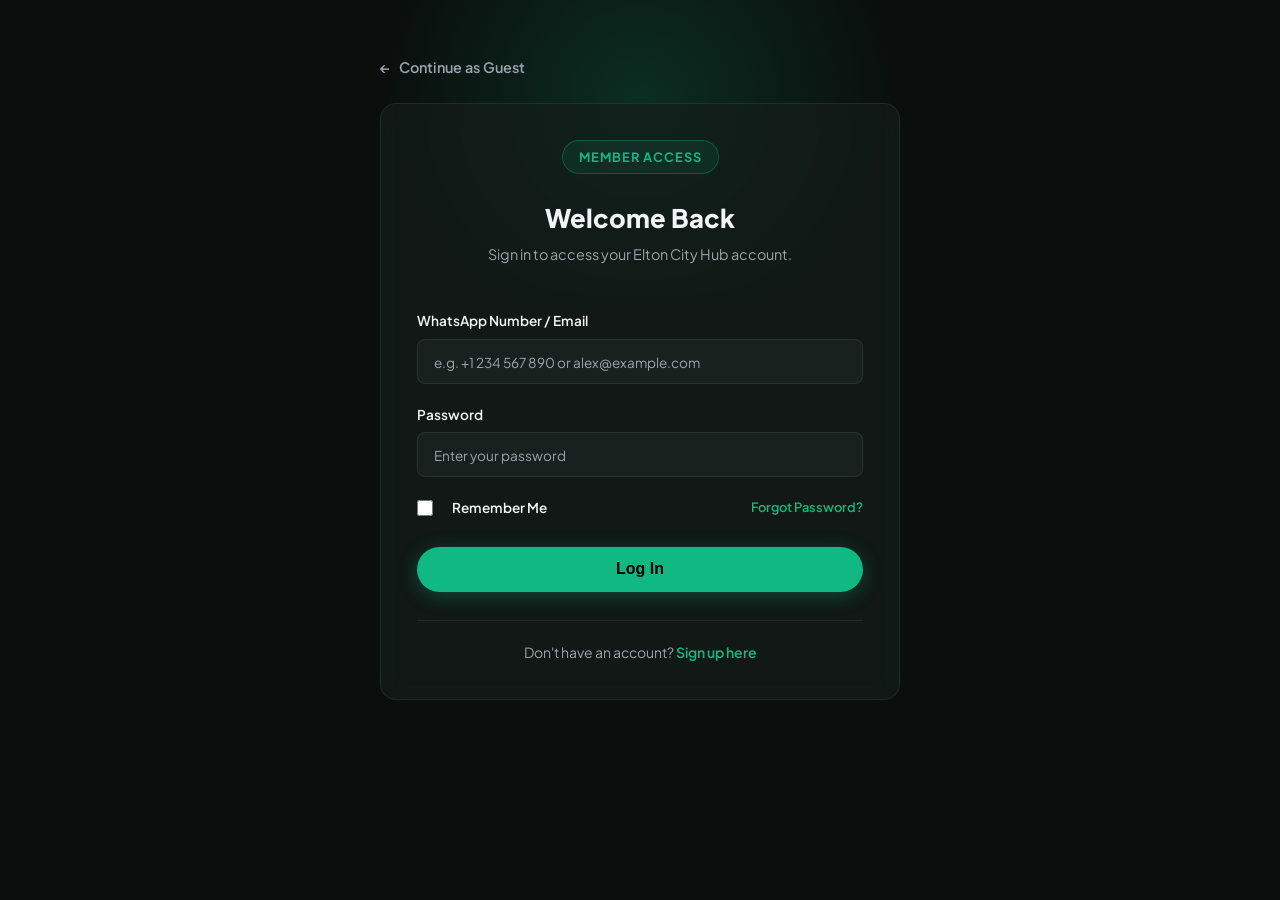
<file: index.html>
<!DOCTYPE html>
<html lang="en">
<head>
    <meta charset="UTF-8">
    <meta name="viewport" content="width=device-width, initial-scale=1.0">
    <meta http-equiv="refresh" content="0; url=elton.html">
    <title>Elton City Hub</title>
    <script>
        window.location.replace('elton.html');
    </script>
</head>
<body>
    <p>Redirecting to <a href="elton.html">Elton City Hub</a>...</p>
</body>
</html>
</file>
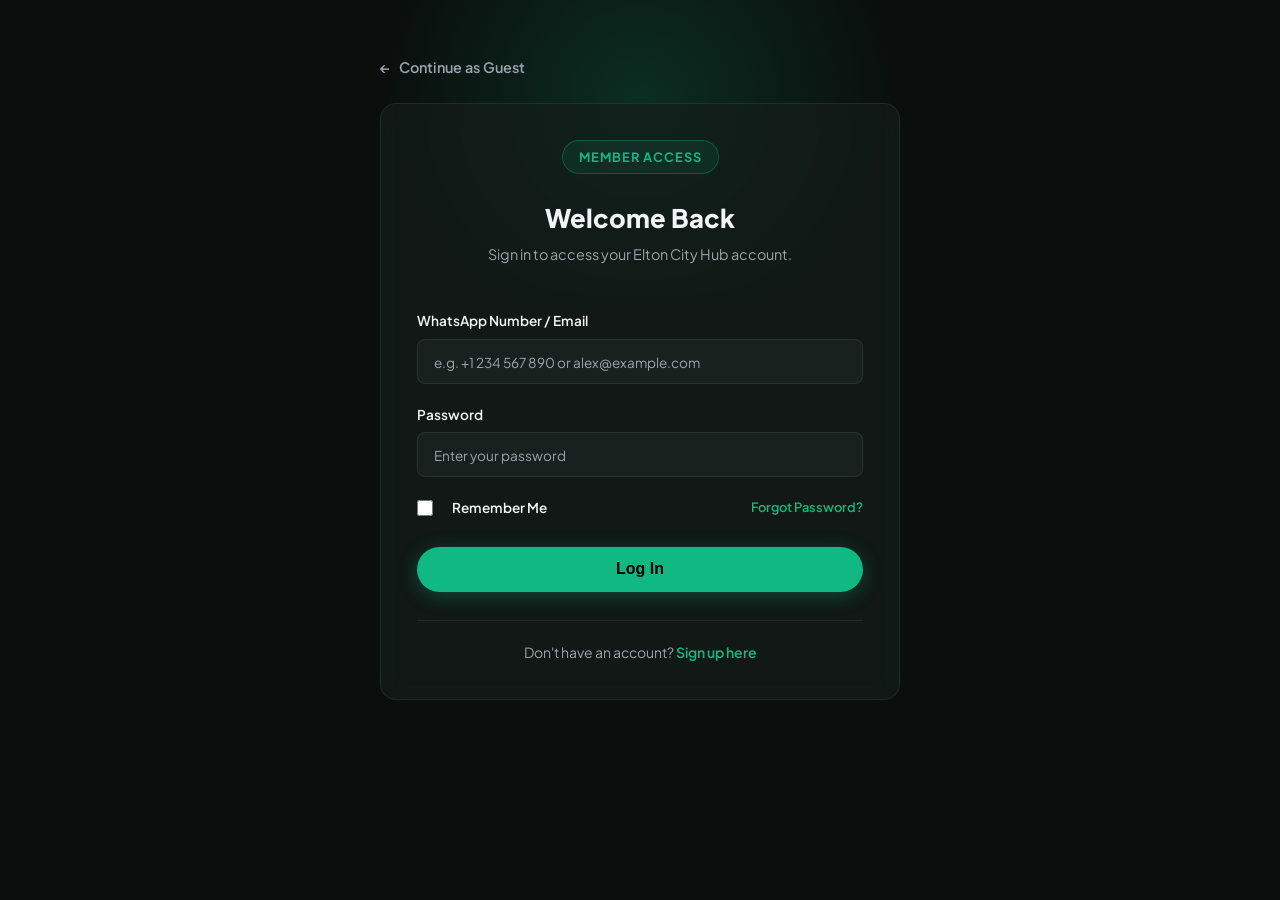
<file: elton.html>
<!DOCTYPE HTML>
<html lang="en">
<head>
    <meta charset="UTF-8">
    <meta name="viewport" content="width=device-width, initial-scale=1.0">
    <title>Elton City Hub</title>
    
    <!-- Instant Auth Guard -->
    <script>
        if (localStorage.getItem('isLoggedIn') !== 'true') {
            window.location.href = 'elton_login.html';
        }
    </script>

    <link rel="stylesheet" href="elton.css">
    <link rel="preconnect" href="https://fonts.googleapis.com">
    <link rel="preconnect" href="https://fonts.gstatic.com" crossorigin>
    <link href="https://fonts.googleapis.com/css2?family=Plus+Jakarta+Sans:wght@400;600;700;800&display=swap" rel="stylesheet">
</head>
<body>

    <div class="bg-blur"></div>

    <div class="container">
        <!-- Hero Header -->
        <header class="hero">
            <span class="badge">Official Hub</span>
            <h1>ELTON CITY HUB</h1>
            <p class="tagline">Take the best choice.</p>
            
            <div id="userProfile" class="user-profile">
                <span>Logged in as: <strong id="userHandleDisplay">Member</strong></span>
                <button id="logoutBtn" class="btn-secondary">Logout</button>
            </div>
        </header>

        <!-- Main Content -->
        <main class="grid-layout">
            
            <!-- Card 1: Category Filters & Search -->
            <div class="card full-width">
                <div class="card-header">
                    <h2>01. Shop & Filter Catalog</h2>
                    <p>Browse rolling papers, grinders, pre-rolls, and accessories:</p>
                </div>
                <div class="filter-toolbar">
                    <div class="filter-pills">
                        <button class="filter-btn active" data-filter="all">All Items</button>
                        <button class="filter-btn" data-filter="papers">Rolling Papers</button>
                        <button class="filter-btn" data-filter="grinders">Grinders</button>
                        <button class="filter-btn" data-filter="prerolls">Pre-Rolls & Herb</button>
                        <button class="filter-btn" data-filter="instock">In Stock Only</button>
                    </div>
                    <div class="search-wrapper">
                        <input type="text" id="strainSearch" placeholder="Search products by name..." autocomplete="off">
                    </div>
                </div>
            </div>

            <!-- Card 2: Product Gallery Grid -->
            <div class="card full-width">
                <div class="card-header">
                    <h2>02. Featured Products</h2>
                    <p>Click any product to view details or add directly to your cart.</p>
                </div>

                <div class="products-grid">

                    <!-- Product 1: Roll of it Display Box -->
                    <div class="product-card"
                         data-id="prod-1"
                         data-category="papers"
                         data-stock="in"
                         data-name="Roll of It - Regular Box"
                         data-price="4.99"
                         data-price-label="$4.99 / pack"
                         data-img="images/29977099_NjIwLTYyMC1iYjg5ZjU5ZjM0.webp"
                         data-desc="Classic red regular size rolling papers for a smooth, slow burn. 60 leaves per pack, available in single packs or full display boxes.">
                        <div class="product-img-wrap">
                            <img src="images/29977099_NjIwLTYyMC1iYjg5ZjU5ZjM0.webp" alt="Roll of it Regular Size">
                            <span class="stock-badge in-stock">● ON STOCK</span>
                        </div>
                        <div class="product-info">
                            <div class="product-price">$4.99 <span>/ pack</span></div>
                            <h3>Roll of It - Regular Size</h3>
                            <p class="product-desc">Classic red regular size rolling papers for a smooth, slow burn. 60 leaves per pack.</p>
                            <button class="btn-primary btn-cart-add">🛒 Add to Cart</button>
                        </div>
                    </div>

                    <!-- Product 2: Classic King Pre-Roll -->
                    <div class="product-card"
                         data-id="prod-2"
                         data-category="prerolls"
                         data-stock="in"
                         data-name="Classic King Pre-Roll"
                         data-price="12.00"
                         data-price-label="$12.00 / each"
                         data-img="images/default-preroll.jpeg"
                         data-desc="Hand-packed single king-size pre-roll crafted with unbleached paper and a sturdy filter tip for an even draw.">
                        <div class="product-img-wrap">
                            <img src="images/default-preroll.jpeg" alt="Classic King Pre-Roll">
                            <span class="stock-badge in-stock">● ON STOCK</span>
                        </div>
                        <div class="product-info">
                            <div class="product-price">$12.00 <span>/ each</span></div>
                            <h3>Classic King Pre-Roll</h3>
                            <p class="product-desc">Hand-packed single king-size pre-roll with unbleached paper and firm filter tip.</p>
                            <button class="btn-primary btn-cart-add">🛒 Add to Cart</button>
                        </div>
                    </div>

                    <!-- Product 3: LIT Metallic 4-Piece Grinder -->
                    <div class="product-card"
                         data-id="prod-3"
                         data-category="grinders"
                         data-stock="in"
                         data-name="LIT Metallic Herb Grinder"
                         data-price="24.99"
                         data-price-label="$24.99 / unit"
                         data-img="images/images (1).jpeg"
                         data-desc="Heavy-duty anodized gunmetal 4-piece aluminum grinder with diamond-cut teeth, magnetic lid, and pollen catcher.">
                        <div class="product-img-wrap">
                            <img src="images/images (1).jpeg" alt="LIT Metallic Herb Grinder">
                            <span class="stock-badge in-stock">● ON STOCK</span>
                        </div>
                        <div class="product-info">
                            <div class="product-price">$24.99 <span>/ unit</span></div>
                            <h3>LIT Metallic Herb Grinder</h3>
                            <p class="product-desc">Heavy-duty anodized gunmetal 4-piece grinder with diamond-cut teeth and magnetic lid.</p>
                            <button class="btn-primary btn-cart-add">🛒 Add to Cart</button>
                        </div>
                    </div>

                    <!-- Product 4: LIT Acrylic Color Grinder -->
                    <div class="product-card"
                         data-id="prod-4"
                         data-category="grinders"
                         data-stock="out"
                         data-name="LIT Acrylic Color Grinder"
                         data-price="9.50"
                         data-price-label="$9.50 / unit"
                         data-img="images/images (2).jpeg"
                         data-desc="Lightweight 3-part magnetic acrylic grinder with storage compartment. Available in Coral Pink, Sky Blue, Mint Green, and Matte Black.">
                        <div class="product-img-wrap">
                            <img src="images/images (2).jpeg" alt="LIT Acrylic Color Grinder">
                            <span class="stock-badge out-of-stock">✕ OUT OF STOCK</span>
                        </div>
                        <div class="product-info">
                            <div class="product-price">$9.50 <span>/ unit</span></div>
                            <h3>LIT Acrylic Color Grinder</h3>
                            <p class="product-desc">Lightweight 3-part magnetic acrylic grinder with built-in stash compartment.</p>
                            <button class="btn-primary btn-cart-add" disabled>Out of Stock</button>
                        </div>
                    </div>

                    <!-- Product 5: Smoking Red Regular Papers -->
                    <div class="product-card"
                         data-id="prod-5"
                         data-category="papers"
                         data-stock="in"
                         data-name="Smoking Red Regular"
                         data-price="2.50"
                         data-price-label="$2.50 / booklet"
                         data-img="images/images (3).jpeg"
                         data-desc="Medium-weight, slow-burning regular rolling papers with 100% natural vegetable gum. 60 leaves per booklet.">
                        <div class="product-img-wrap">
                            <img src="images/images (3).jpeg" alt="Smoking Red Regular">
                            <span class="stock-badge in-stock">● ON STOCK</span>
                        </div>
                        <div class="product-info">
                            <div class="product-price">$2.50 <span>/ booklet</span></div>
                            <h3>Smoking Red Regular</h3>
                            <p class="product-desc">Medium-weight slow-burning regular papers with natural gum. 60 leaves per booklet.</p>
                            <button class="btn-primary btn-cart-add">🛒 Add to Cart</button>
                        </div>
                    </div>

                    <!-- Product 6: BROS Super Brown Unbleached -->
                    <div class="product-card"
                         data-id="prod-6"
                         data-category="papers"
                         data-stock="in"
                         data-name="BROS Super Brown Papers"
                         data-price="3.50"
                         data-price-label="$3.50 / pack"
                         data-img="images/images (4).jpeg"
                         data-desc="Ultra-thin unbleached natural brown rolling papers. 100 leaves per booklet for a clean, additive-free session.">
                        <div class="product-img-wrap">
                            <img src="images/images (4).jpeg" alt="BROS Super Brown Papers">
                            <span class="stock-badge in-stock">● ON STOCK</span>
                        </div>
                        <div class="product-info">
                            <div class="product-price">$3.50 <span>/ pack</span></div>
                            <h3>BROS Super Brown Papers</h3>
                            <p class="product-desc">Ultra-thin unbleached natural brown papers. 100 leaves per pack for a clean burn.</p>
                            <button class="btn-primary btn-cart-add">🛒 Add to Cart</button>
                        </div>
                    </div>

                    <!-- Product 7: Alien Puff Bio Filter Tips -->
                    <div class="product-card"
                         data-id="prod-7"
                         data-category="papers"
                         data-stock="in"
                         data-name="Alien Puff Bio Filter Tips"
                         data-price="3.00"
                         data-price-label="$3.00 / booklet"
                         data-img="images/images (5).jpeg"
                         data-desc="GMO-free, 100% biodegradable eco-friendly black roach tips in a sleek matte black & gold magnetic booklet.">
                        <div class="product-img-wrap">
                            <img src="images/images (5).jpeg" alt="Alien Puff Bio Filter Tips">
                            <span class="stock-badge in-stock">● ON STOCK</span>
                        </div>
                        <div class="product-info">
                            <div class="product-price">$3.00 <span>/ booklet</span></div>
                            <h3>Alien Puff Bio Filter Tips</h3>
                            <p class="product-desc">GMO-free, 100% biodegradable eco-friendly black filter tips in sleek gold-foil pack.</p>
                            <button class="btn-primary btn-cart-add">🛒 Add to Cart</button>
                        </div>
                    </div>

                    <!-- Product 8: 10-Pack Artisan Pre-Rolls -->
                    <div class="product-card"
                         data-id="prod-8"
                         data-category="prerolls"
                         data-stock="in"
                         data-name="Artisan 10-Pack Pre-Rolls"
                         data-price="65.00"
                         data-price-label="$65.00 / 10-pack"
                         data-img="images/images (7).jpeg"
                         data-desc="Bundle of 10 slow-burning unbleached cones filled with indoor-grown flower and hand-twisted tops.">
                        <div class="product-img-wrap">
                            <img src="images/images (7).jpeg" alt="Artisan 10-Pack Pre-Rolls">
                            <span class="stock-badge in-stock">● ON STOCK</span>
                        </div>
                        <div class="product-info">
                            <div class="product-price">$65.00 <span>/ 10-pack</span></div>
                            <h3>Artisan 10-Pack Pre-Rolls</h3>
                            <p class="product-desc">Bundle of 10 slow-burning unbleached cones packed with indoor-grown flower.</p>
                            <button class="btn-primary btn-cart-add">🛒 Add to Cart</button>
                        </div>
                    </div>

                    <!-- Product 9: Ground Hybrid Flower & Cones -->
                    <div class="product-card"
                         data-id="prod-9"
                         data-category="prerolls"
                         data-stock="out"
                         data-name="Select Hybrid Flower + 5 Cones"
                         data-price="45.00"
                         data-price-label="$45.00 / combo"
                         data-img="images/images (6).jpeg"
                         data-desc="Freshly milled hybrid flower paired with 5 ready-to-smoke open-end pre-rolled cones.">
                        <div class="product-img-wrap">
                            <img src="images/images (6).jpeg" alt="Select Hybrid Flower + 5 Cones">
                            <span class="stock-badge out-of-stock">✕ OUT OF STOCK</span>
                        </div>
                        <div class="product-info">
                            <div class="product-price">$45.00 <span>/ combo</span></div>
                            <h3>Select Hybrid Flower + 5 Cones</h3>
                            <p class="product-desc">Freshly milled hybrid flower paired with 5 ready-to-smoke pre-rolled cones.</p>
                            <button class="btn-primary btn-cart-add" disabled>Out of Stock</button>
                        </div>
                    </div>

                    <!-- Product 10: Clean Lines Smooth Cones -->
                    <div class="product-card"
                         data-id="prod-10"
                         data-category="prerolls"
                         data-stock="in"
                         data-name="Clean Lines Smooth Finish Cones"
                         data-price="15.00"
                         data-price-label="$15.00 / 3-pack"
                         data-img="images/images (8).jpeg"
                         data-desc="Precision-rolled cones engineered for clean lines, smooth airflow, and zero canoeing.">
                        <div class="product-img-wrap">
                            <img src="images/images (8).jpeg" alt="Clean Lines Smooth Finish Cones">
                            <span class="stock-badge in-stock">● ON STOCK</span>
                        </div>
                        <div class="product-info">
                            <div class="product-price">$15.00 <span>/ 3-pack</span></div>
                            <h3>Clean Lines Smooth Cones</h3>
                            <p class="product-desc">Precision-rolled cones engineered for clean lines, smooth finish, and even burn.</p>
                            <button class="btn-primary btn-cart-add">🛒 Add to Cart</button>
                        </div>
                    </div>

                </div>

                <p id="noResults" class="no-results" style="display: none;">No products match your filter or search.</p>
            </div>

            <!-- Card 3: Social & Contact Links -->
            <div class="card full-width">
                <div class="card-header">
                    <h2>03. What's On Block</h2>
                    <p>Get in touch with Elton City management on our social channels:</p>
                </div>
                
                <div class="social-grid">
                    <a href="https://wa.me/1234567890" target="_blank" class="social-btn whatsapp">
                        <span class="label">WhatsApp</span>
                        <span class="handle">#marx5252</span>
                    </a>
                    <a href="https://facebook.com" target="_blank" class="social-btn facebook">
                        <span class="label">Facebook</span>
                        <span class="handle">@facebook.com</span>
                    </a>
                    <a href="https://instagram.com" target="_blank" class="social-btn instagram">
                        <span class="label">Instagram</span>
                        <span class="handle">@instagram.com</span>
                    </a>
                </div>
            </div>

        </main>
    </div>

    <!-- Product Quick-View Modal -->
    <div id="productModal" class="modal-overlay" aria-hidden="true">
        <div class="modal-card">
            <button class="modal-close" id="modalClose" aria-label="Close modal">&times;</button>
            <img id="modalImg" src="" alt="Product Preview" class="modal-product-img">
            <div class="modal-header">
                <span id="modalStockBadge" class="stock-badge">ON STOCK</span>
                <div id="modalPrice" class="product-price" style="margin-top: 0.5rem;">$0.00</div>
                <h2 id="modalTitle">Product Name</h2>
            </div>
            <div class="modal-body">
                <p id="modalDesc" style="margin: 1rem 0 1.5rem;">Description...</p>
                <button id="modalAddCartBtn" class="btn-primary btn-block">🛒 Add to Cart</button>
            </div>
        </div>
    </div>

    <!-- Slide-Out Shopping Cart Drawer -->
    <div id="cartOverlay" class="cart-overlay">
        <aside class="cart-drawer">
            <div class="cart-header">
                <h2>🛒 Your Cart</h2>
                <button id="cartCloseBtn" class="modal-close" style="position: static;">&times;</button>
            </div>
            <div id="cartItemsList" class="cart-items-list">
                <p class="no-results">Your cart is empty.</p>
            </div>
            <div class="cart-footer">
                <div class="cart-total-row">
                    <span>Total:</span>
                    <strong id="cartTotal">$0.00</strong>
                </div>
                <button id="checkoutBtn" class="btn-primary btn-block">Order via WhatsApp</button>
            </div>
        </aside>
    </div>
    
    <!-- Fixed Lower Cart Bar -->
    <div class="lower-cart-bar">
        <div class="lower-cart-summary">
            <span class="lower-cart-label">Cart Total</span>
            <strong id="lowerCartTotal">$0.00</strong>
        </div>
        <button id="cartToggleBtn" class="btn-primary lower-cart-btn">
            🛒 View Cart (<span id="cartCount">0</span>)
        </button>
    </div>

    <script src="elton.js"></script>
</body>
</html>
</file>
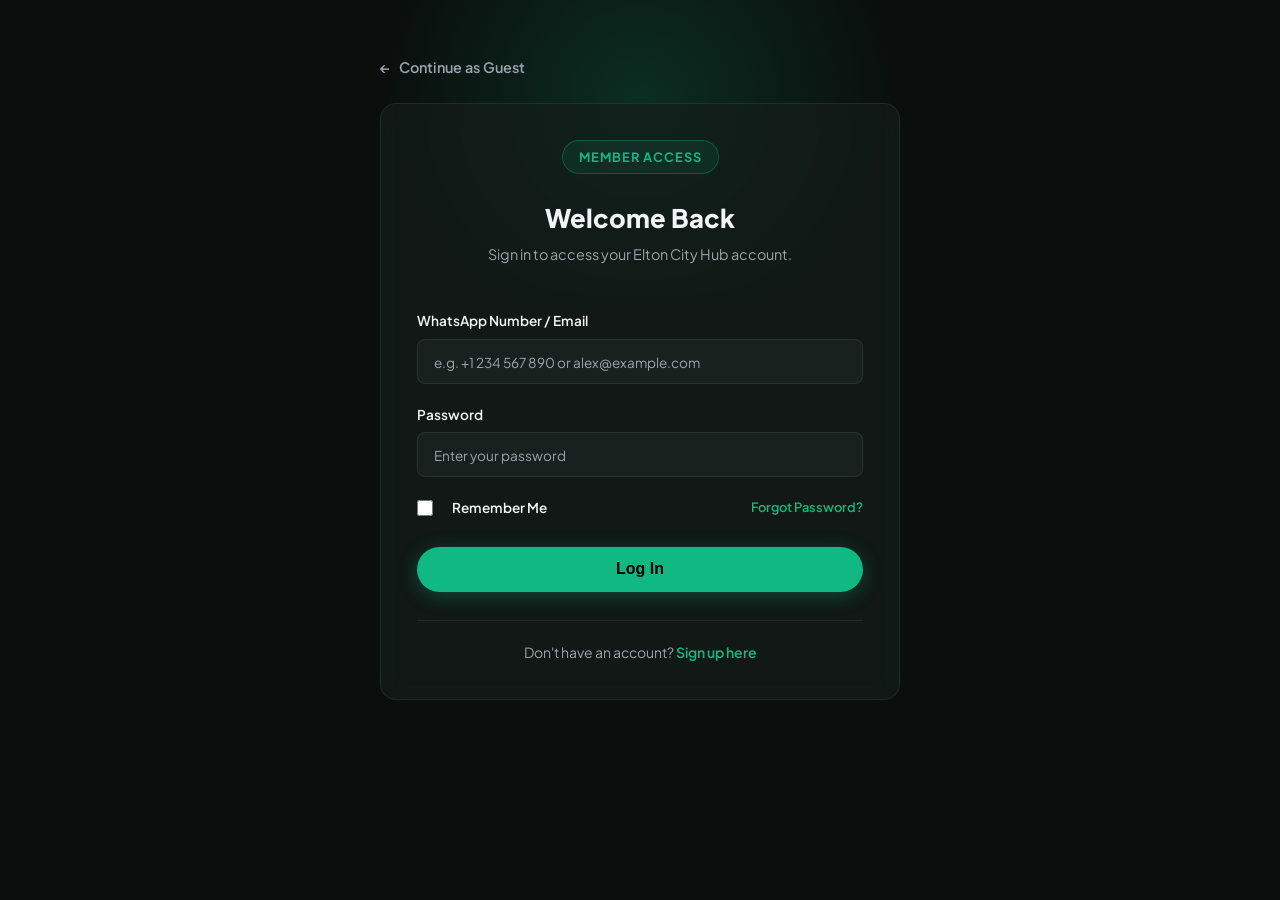
<file: elton_login.html>
<!DOCTYPE HTML>
<html lang="en">
<head>
    <meta charset="UTF-8">
    <meta name="viewport" content="width=device-width, initial-scale=1.0">
    <title>Login - Elton City Hub</title>
    <link rel="stylesheet" href="elton.css">
    <!-- Google Typography -->
    <link rel="preconnect" href="https://fonts.googleapis.com">
    <link rel="preconnect" href="https://fonts.gstatic.com" crossorigin>
    <link href="https://fonts.googleapis.com/css2?family=Plus+Jakarta+Sans:wght@400;600;700;800&display=swap" rel="stylesheet">
</head>
<body>

    <!-- Ambient Glow Background -->
    <div class="bg-blur"></div>

    <div class="container auth-container">
        
        <!-- Optional Guest Bypass -->
        <a href="elton.html" class="back-link">
            <span>&larr;</span> Continue as Guest
        </a>

        <!-- Form Card -->
        <div class="card auth-card">
            
            <div class="card-header auth-header">
                <span class="badge">Member Access</span>
                <h2>Welcome Back</h2>
                <p>Sign in to access your Elton City Hub account.</p>
            </div>

            <form id="loginForm" class="auth-form" novalidate>
                
                <!-- Email or Phone -->
                <div class="form-group">
                    <label for="loginIdentifier">WhatsApp Number / Email</label>
                    <input type="text" id="loginIdentifier" placeholder="e.g. +1 234 567 890 or alex@example.com" required>
                </div>

                <!-- Password -->
                <div class="form-group">
                    <label for="loginPassword">Password</label>
                    <input type="password" id="loginPassword" placeholder="Enter your password" required>
                </div>

                <!-- Remember Me & Forgot Link -->
                <div class="form-group row-between">
                    <label class="custom-checkbox">
                        <input type="checkbox" id="rememberMe">
                        <span class="checkmark"></span>
                        Remember Me
                    </label>
                    <a href="#" class="forgot-pass">Forgot Password?</a>
                </div>

                <!-- Submit Button -->
                <button type="submit" class="btn-primary btn-block">Log In</button>
                
                <!-- Feedback Messages -->
                <div id="loginSuccess" class="success-msg" style="display: none;">
                    ✓ Login successful! Redirecting to Hub...
                </div>
                <div id="loginError" class="error-msg" style="display: none; text-align: center;">
                    Please enter your login details.
                </div>
            </form>

            <div class="auth-footer">
                <p>Don't have an account? <a href="elton_signup.html">Sign up here</a></p>
            </div>

        </div>
    </div>

    <!-- Login Authentication Script -->
    <script src="elton_login.js"></script>
</body>
</html>
</file>
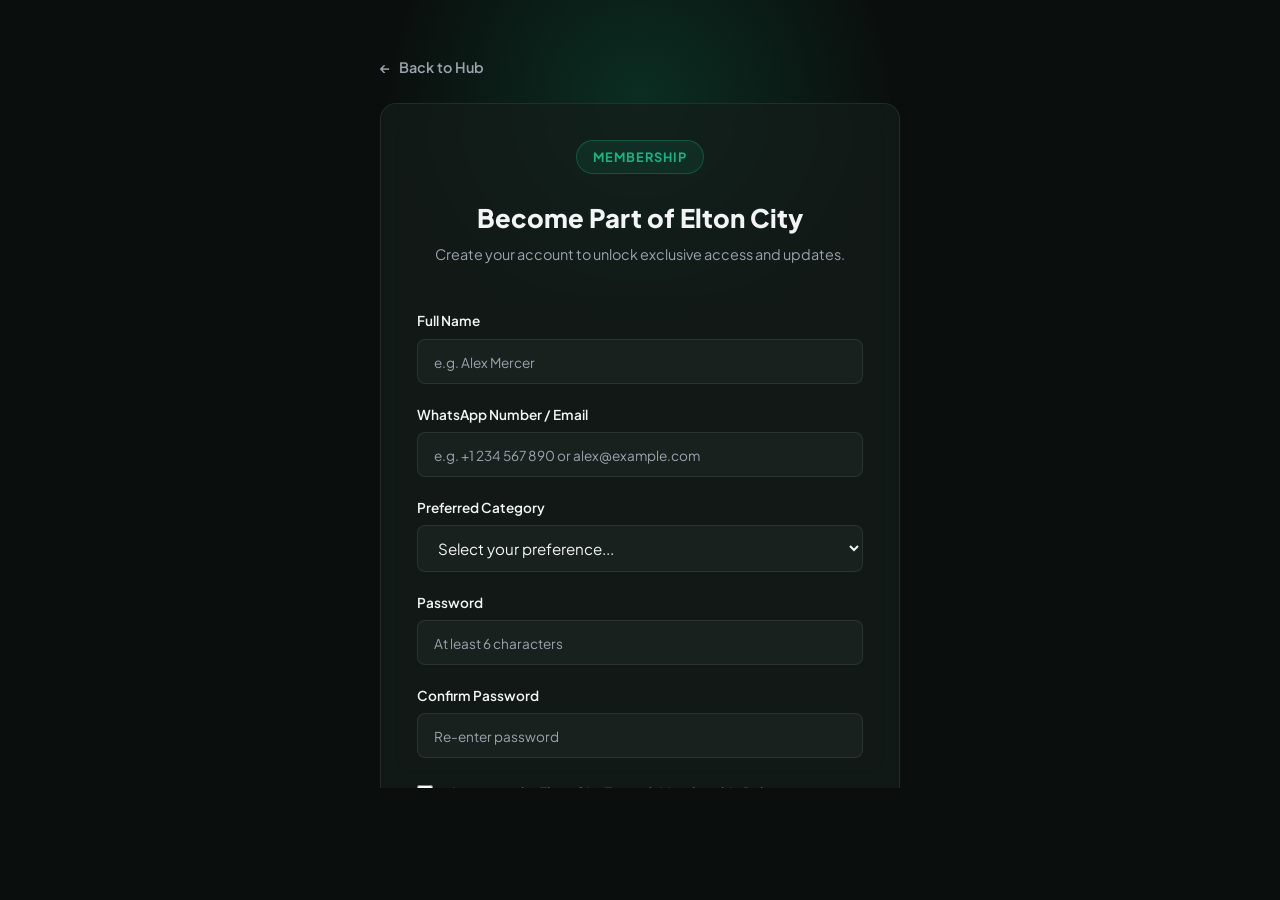
<file: elton_signup.html>
<!DOCTYPE HTML>
<html lang="en">
<head>
    <meta charset="UTF-8">
    <meta name="viewport" content="width=device-width, initial-scale=1.0">
    <title>Join Elton City Hub</title>
    <link rel="stylesheet" href="elton.css">
    <!-- Google Typography -->
    <link rel="preconnect" href="https://fonts.googleapis.com">
    <link rel="preconnect" href="https://fonts.gstatic.com" crossorigin>
    <link href="https://fonts.googleapis.com/css2?family=Plus+Jakarta+Sans:wght@400;600;700;800&display=swap" rel="stylesheet">
</head>
<body>

    <!-- Ambient Glow Background -->
    <div class="bg-blur"></div>

    <div class="container auth-container">
        
        <!-- Top Back Link -->
        <a href="elton.html" class="back-link">
            <span>&larr;</span> Back to Hub
        </a>

        <!-- Form Card Container -->
        <div class="card auth-card">
            
            <div class="card-header auth-header">
                <span class="badge">Membership</span>
                <h2>Become Part of Elton City</h2>
                <p>Create your account to unlock exclusive access and updates.</p>
            </div>

            <form id="signupForm" class="auth-form" novalidate>
                
                <!-- Full Name -->
                <div class="form-group">
                    <label for="fullName">Full Name</label>
                    <input type="text" id="fullName" placeholder="e.g. Alex Mercer" required>
                </div>

                <!-- Email or Phone -->
                <div class="form-group">
                    <label for="contactInfo">WhatsApp Number / Email</label>
                    <input type="text" id="contactInfo" placeholder="e.g. +1 234 567 890 or alex@example.com" required>
                </div>

                <!-- Preferred Category Dropdown -->
                <div class="form-group">
                    <label for="preference">Preferred Category</label>
                    <select id="preference" required>
                        <option value="" disabled selected>Select your preference...</option>
                        <option value="indica">Indica</option>
                        <option value="sativa">Sativa</option>
                        <option value="hybrid">Hybrid</option>
                        <option value="premium">Premium Line</option>
                    </select>
                </div>

                <!-- Password -->
                <div class="form-group">
                    <label for="password">Password</label>
                    <input type="password" id="password" placeholder="At least 6 characters" required minlength="6">
                </div>

                <!-- Confirm Password -->
                <div class="form-group">
                    <label for="confirmPassword">Confirm Password</label>
                    <input type="password" id="confirmPassword" placeholder="Re-enter password" required>
                    <span id="passwordError" class="error-msg" style="display: none;">Passwords do not match.</span>
                </div>

                <!-- Terms Checkbox -->
                <div class="form-group checkbox-group">
                    <label class="custom-checkbox">
                        <input type="checkbox" id="terms" required>
                        <span class="checkmark"></span>
                        I agree to the Elton City Terms & Membership Rules
                    </label>
                </div>

                <!-- Submit Button -->
                <button type="submit" class="btn-primary btn-block">Complete Registration</button>
                
                <!-- Form Feedback Message -->
                <div id="formSuccess" class="success-msg" style="display: none;">
                    🎉 Welcome to Elton City! Redirecting to hub...
                </div>
            </form>

            <div class="auth-footer">
                <p>Already a member? <a href="elton_login.html">Log in here</a></p>
            </div>

        </div>
    </div>

    <!-- Sign-up Validation Script -->
    <script src="elton_signup.js"></script>
</body>
</html>
</file>
<file: elton.css>
/* ==========================================================================
   Global Variables & Reset
   ========================================================================== */
:root {
    --bg-dark: #0a0f0d;
    --card-bg: rgba(20, 29, 26, 0.7);
    --card-border: rgba(255, 255, 255, 0.08);
    --primary: #10b981;
    --primary-hover: #059669;
    --accent-gold: #f59e0b;
    --text-main: #f3f4f6;
    --text-muted: #9ca3af;
    --radius-lg: 16px;
    --radius-sm: 8px;
    --font: 'Plus Jakarta Sans', sans-serif;
}

/* ==========================================================================
   Full-Screen Mobile Fit & Layout Sizing
   ========================================================================== */
html, body {
    height: 100dvh;
    overflow-x: hidden;
    padding: 0;
}

body {
    display: flex;
    flex-direction: column;
    padding: 0.75rem 0.75rem 4.75rem; /* Leaves exact room for lower bar */
}

.container {
    width: 100%;
    max-width: 900px;
    margin: 0 auto;
    flex: 1;
    display: flex;
    flex-direction: column;
    overflow-y: auto;
    -webkit-overflow-scrolling: touch;
}

/* Compact Hero so more products fit on screen */
.hero {
    margin-bottom: 1rem;
}

.hero h1 {
    font-size: clamp(1.6rem, 5vw, 2.5rem);
}

.tagline {
    font-size: 0.9rem;
    margin-bottom: 0.6rem;
}

.grid-layout {
    gap: 0.85rem;
}

.card {
    padding: 1rem;
}

/* Scrollable Product Area Fitted to Screen */
.products-scroll-area {
    max-height: 56dvh;
    overflow-y: auto;
    overflow-x: hidden;
    padding-right: 0.2rem;
    margin-top: 0.5rem;
    scroll-behavior: smooth;
    -webkit-overflow-scrolling: touch;
}

/* ==========================================================================
   Lower Cart Bar (Replaces Floating Button)
   ========================================================================== */
.lower-cart-bar {
    position: fixed;
    bottom: 0;
    left: 0;
    width: 100%;
    z-index: 950;
    background: rgba(12, 18, 16, 0.95);
    backdrop-filter: blur(12px);
    border-top: 1px solid var(--card-border);
    padding: 0.65rem 1rem;
    display: flex;
    align-items: center;
    justify-content: space-between;
    gap: 1rem;
}

.lower-cart-summary {
    display: flex;
    flex-direction: column;
}

.lower-cart-label {
    font-size: 0.7rem;
    text-transform: uppercase;
    letter-spacing: 0.5px;
    color: var(--text-muted);
}

.lower-cart-summary strong {
    font-size: 1.15rem;
    font-weight: 800;
    color: var(--accent-gold);
}

.lower-cart-btn {
    padding: 0.65rem 1.35rem;
    border: none;
    border-radius: 50px;
    font-size: 0.9rem;
    font-weight: 800;
    cursor: pointer;
    white-space: nowrap;
}



* {
    margin: 0;
    padding: 0;
    box-sizing: border-box;
}

body {
    background-color: var(--bg-dark);
    color: var(--text-main);
    font-family: var(--font);
    line-height: 1.6;
    min-height: 100vh;
    padding: 2rem 1rem;
    position: relative;
    overflow-x: hidden;
}

/* Ambient Ambient Glow Effect */
.bg-blur {
    position: absolute;
    top: -100px;
    left: 50%;
    transform: translateX(-50%);
    width: 600px;
    height: 400px;
    background: radial-gradient(circle, rgba(16, 185, 129, 0.18) 0%, rgba(0,0,0,0) 70%);
    z-index: -1;
    pointer-events: none;
}

/* Layout Container */
.container {
    max-width: 900px;
    margin: 0 auto;
}

/* ==========================================================================
   Hero Header
   ========================================================================== */
.hero {
    text-align: center;
    margin-bottom: 3rem;
}

.badge {
    display: inline-block;
    background: rgba(16, 185, 129, 0.1);
    color: var(--primary);
    border: 1px solid rgba(16, 185, 129, 0.3);
    padding: 0.35rem 1rem;
    border-radius: 50px;
    font-size: 0.8rem;
    font-weight: 700;
    text-transform: uppercase;
    letter-spacing: 1px;
    margin-bottom: 1rem;
}

.hero h1 {
    font-size: clamp(2.2rem, 5vw, 3.5rem);
    font-weight: 800;
    letter-spacing: -1px;
    background: linear-gradient(135deg, #ffffff 30%, var(--primary));
    -webkit-background-clip: text;
    -webkit-text-fill-color: transparent;
    margin-bottom: 0.5rem;
}

.tagline {
    color: var(--text-muted);
    font-size: 1.1rem;
    margin-bottom: 1.5rem;
}

.btn-primary {
    display: inline-block;
    background: var(--primary);
    color: #000;
    font-weight: 700;
    padding: 0.85rem 1.8rem;
    border-radius: 50px;
    text-decoration: none;
    transition: all 0.3s ease;
    box-shadow: 0 4px 20px rgba(16, 185, 129, 0.3);
}

.btn-primary:hover {
    background: var(--primary-hover);
    transform: translateY(-2px);
    box-shadow: 0 6px 25px rgba(16, 185, 129, 0.4);
}

/* ==========================================================================
   Banner Grid
   ========================================================================== */
.banner-grid {
    display: grid;
    grid-template-columns: repeat(auto-fit, minmax(280px, 1fr));
    gap: 1.25rem;
    margin-bottom: 2rem;
}

.img-card {
    border-radius: var(--radius-lg);
    overflow: hidden;
    height: 180px;
    border: 1px solid var(--card-border);
}

.img-card img {
    width: 100%;
    height: 100%;
    object-fit: cover;
    transition: transform 0.4s ease;
}

.img-card:hover img {
    transform: scale(1.05);
}

/* ==========================================================================
   Cards & Layout Grid
   ========================================================================== */
.grid-layout {
    display: grid;
    grid-template-columns: repeat(auto-fit, minmax(320px, 1fr));
    gap: 1.5rem;
}

.card {
    background: var(--card-bg);
    border: 1px solid var(--card-border);
    backdrop-filter: blur(12px);
    border-radius: var(--radius-lg);
    padding: 1.5rem;
    display: flex;
    flex-direction: column;
    justify-content: space-between;
}

.full-width {
    grid-column: 1 / -1;
}

.card-header h2 {
    font-size: 1.25rem;
    color: var(--text-main);
    margin-bottom: 0.3rem;
}

.card-header p {
    color: var(--text-muted);
    font-size: 0.9rem;
    margin-bottom: 0.75rem;
}

/* ==========================================================================
   Interactive Filter Buttons
   ========================================================================== */
.filter-pills {
    display: flex;
    flex-wrap: wrap;
    gap: 0.5rem;
    margin-top: 0.5rem;
}

.filter-btn {
    background: rgba(255, 255, 255, 0.05);
    border: 1px solid rgba(255, 255, 255, 0.1);
    color: var(--text-main);
    padding: 0.5rem 1rem;
    border-radius: var(--radius-sm);
    font-size: 0.875rem;
    font-weight: 600;
    cursor: pointer;
    font-family: var(--font);
    transition: all 0.3s ease;
}

.filter-btn:hover {
    border-color: var(--primary);
    color: var(--primary);
}

.filter-btn.active {
    background: var(--primary);
    color: #000;
    border-color: var(--primary);
    font-weight: 700;
}

/* ==========================================================================
   Search Input Field
   ========================================================================== */
.search-wrapper {
    margin-top: 0.75rem;
}

#strainSearch {
    width: 100%;
    padding: 0.65rem 1rem;
    background: rgba(255, 255, 255, 0.04);
    border: 1px solid var(--card-border);
    border-radius: var(--radius-sm);
    color: var(--text-main);
    font-family: var(--font);
    font-size: 0.9rem;
    outline: none;
    transition: all 0.3s ease;
}

#strainSearch:focus {
    border-color: var(--primary);
    background: rgba(255, 255, 255, 0.07);
    box-shadow: 0 0 12px rgba(16, 185, 129, 0.2);
}

#strainSearch::placeholder {
    color: var(--text-muted);
}

/* ==========================================================================
   Strains Grid & Badges
   ========================================================================== */
.strains-grid {
    display: grid;
    grid-template-columns: repeat(auto-fill, minmax(140px, 1fr));
    gap: 0.75rem;
    margin-top: 1rem;
}

.strain-card {
    background: rgba(255, 255, 255, 0.03);
    border: 1px solid var(--card-border);
    padding: 1rem;
    border-radius: var(--radius-sm);
    transition: opacity 0.3s ease, transform 0.3s ease;
}

.strain-card h3 {
    font-size: 0.95rem;
    margin-bottom: 0.5rem;
}

.strain-tag {
    font-size: 0.7rem;
    padding: 0.2rem 0.5rem;
    border-radius: 4px;
    text-transform: uppercase;
    font-weight: 700;
    letter-spacing: 0.5px;
    display: inline-block;
}

.strain-tag.sativa { background: rgba(16, 185, 129, 0.15); color: #10b981; }
.strain-tag.indica { background: rgba(139, 92, 246, 0.15); color: #a78bfa; }
.strain-tag.hybrid { background: rgba(245, 158, 11, 0.15); color: #f59e0b; }

.no-results {
    color: var(--text-muted);
    font-style: italic;
    font-size: 0.9rem;
    text-align: center;
    padding: 1.5rem 0;
}

/* ==========================================================================
   Social Buttons
   ========================================================================== */
.social-grid {
    display: grid;
    grid-template-columns: repeat(auto-fit, minmax(220px, 1fr));
    gap: 1rem;
    margin-top: 1rem;
}

.social-btn {
    display: flex;
    flex-direction: column;
    background: rgba(255, 255, 255, 0.03);
    border: 1px solid var(--card-border);
    padding: 1rem;
    border-radius: var(--radius-sm);
    text-decoration: none;
    transition: all 0.3s ease;
}

.social-btn .label {
    font-size: 0.8rem;
    color: var(--text-muted);
    text-transform: uppercase;
    letter-spacing: 0.5px;
}

.social-btn .handle {
    font-size: 1.05rem;
    font-weight: 700;
    color: var(--text-main);
    margin-top: 0.2rem;
}

.social-btn:hover {
    background: rgba(255, 255, 255, 0.08);
    border-color: var(--primary);
    transform: translateY(-2px);
}
/* ==========================================================================
   Sign-Up & Form Styles
   ========================================================================== */

.auth-container {
    max-width: 520px;
    margin: 1.5rem auto;
}

.back-link {
    display: inline-flex;
    align-items: center;
    gap: 0.5rem;
    color: var(--text-muted);
    text-decoration: none;
    font-size: 0.9rem;
    font-weight: 600;
    margin-bottom: 1.5rem;
    transition: color 0.3s ease;
}

.back-link:hover {
    color: var(--primary);
}

.auth-card {
    padding: 2.25rem;
}

.auth-header {
    text-align: center;
    margin-bottom: 2rem;
}

.auth-header h2 {
    font-size: 1.6rem;
    font-weight: 800;
    margin-top: 0.5rem;
}

.auth-form {
    display: flex;
    flex-direction: column;
    gap: 1.25rem;
}

.form-group {
    display: flex;
    flex-direction: column;
    gap: 0.4rem;
}

.form-group label {
    font-size: 0.85rem;
    font-weight: 600;
    color: var(--text-main);
}

.form-group input,
.form-group select {
    width: 100%;
    padding: 0.75rem 1rem;
    background: rgba(255, 255, 255, 0.04);
    border: 1px solid var(--card-border);
    border-radius: var(--radius-sm);
    color: var(--text-main);
    font-family: var(--font);
    font-size: 0.95rem;
    outline: none;
    transition: all 0.3s ease;
}

.form-group select option {
    background: var(--bg-dark);
    color: var(--text-main);
}

.form-group input:focus,
.form-group select:focus {
    border-color: var(--primary);
    background: rgba(255, 255, 255, 0.07);
    box-shadow: 0 0 12px rgba(16, 185, 129, 0.2);
}

.form-group input::placeholder {
    color: var(--text-muted);
    font-size: 0.85rem;
}

/* Custom Checkbox */
.checkbox-group {
    margin-top: 0.25rem;
}

.custom-checkbox {
    display: flex;
    align-items: center;
    gap: 0.6rem;
    font-size: 0.85rem;
    color: var(--text-muted);
    cursor: pointer;
}

.custom-checkbox input {
    accent-color: var(--primary);
    width: 16px;
    height: 16px;
    cursor: pointer;
}

/* Full Width Button */
.btn-block {
    width: 100%;
    border: none;
    cursor: pointer;
    font-size: 1rem;
    margin-top: 0.5rem;
}

/* Feedback Messages */
.error-msg {
    color: #ef4444;
    font-size: 0.8rem;
    margin-top: 0.2rem;
}

.success-msg {
    background: rgba(16, 185, 129, 0.15);
    border: 1px solid var(--primary);
    color: var(--primary);
    padding: 0.85rem;
    border-radius: var(--radius-sm);
    text-align: center;
    font-weight: 600;
    font-size: 0.9rem;
    margin-top: 0.5rem;
}

.auth-footer {
    text-align: center;
    margin-top: 1.75rem;
    padding-top: 1.25rem;
    border-top: 1px solid var(--card-border);
    font-size: 0.875rem;
    color: var(--text-muted);
}

.auth-footer a {
    color: var(--primary);
    text-decoration: none;
    font-weight: 600;
}

.auth-footer a:hover {
    text-decoration: underline;
}
/* ==========================================================================
   Modal Overlay & Popup Card
   ========================================================================== */

/* Make strain cards visually clickable */
.strain-card {
    cursor: pointer;
    user-select: none;
}

.strain-card:hover {
    border-color: var(--primary);
    transform: translateY(-2px);
    box-shadow: 0 4px 15px rgba(16, 185, 129, 0.15);
}

/* Modal Overlay Backdrop */
.modal-overlay {
    position: fixed;
    top: 0;
    left: 0;
    width: 100vw;
    height: 100vh;
    background: rgba(0, 0, 0, 0.8);
    backdrop-filter: blur(8px);
    display: flex;
    align-items: center;
    justify-content: center;
    z-index: 1000;
    opacity: 0;
    pointer-events: none;
    transition: opacity 0.3s ease;
    padding: 1rem;
}

.modal-overlay.active {
    opacity: 1;
    pointer-events: auto;
}

/* Modal Content Box */
.modal-card {
    background: rgba(18, 26, 23, 0.95);
    border: 1px solid var(--card-border);
    border-radius: var(--radius-lg);
    width: 100%;
    max-width: 480px;
    padding: 2rem;
    position: relative;
    box-shadow: 0 20px 40px rgba(0, 0, 0, 0.6);
    transform: translateY(20px) scale(0.95);
    transition: transform 0.3s ease;
}

.modal-overlay.active .modal-card {
    transform: translateY(0) scale(1);
}

/* Close 'X' Button */
.modal-close {
    position: absolute;
    top: 1.25rem;
    right: 1.25rem;
    background: rgba(255, 255, 255, 0.05);
    border: 1px solid var(--card-border);
    color: var(--text-muted);
    font-size: 1.5rem;
    line-height: 1;
    width: 36px;
    height: 36px;
    border-radius: 50%;
    cursor: pointer;
    display: flex;
    align-items: center;
    justify-content: center;
    transition: all 0.2s ease;
}

.modal-close:hover {
    color: var(--text-main);
    background: rgba(255, 255, 255, 0.15);
    border-color: var(--primary);
}

.modal-header h2 {
    font-size: 1.6rem;
    font-weight: 800;
    margin-top: 0.4rem;
}

/* Modal Stats Pills */
.modal-stats {
    display: grid;
    grid-template-columns: 1fr 1fr;
    gap: 0.75rem;
    margin: 1.25rem 0;
}

.stat-pill {
    background: rgba(255, 255, 255, 0.03);
    border: 1px solid var(--card-border);
    padding: 0.75rem 1rem;
    border-radius: var(--radius-sm);
    display: flex;
    flex-direction: column;
}

.stat-label {
    font-size: 0.75rem;
    color: var(--text-muted);
    text-transform: uppercase;
    letter-spacing: 0.5px;
}

.stat-value {
    font-size: 1.1rem;
    font-weight: 700;
    color: var(--accent-gold);
    margin-top: 0.2rem;
}

.modal-body h3 {
    font-size: 0.85rem;
    text-transform: uppercase;
    letter-spacing: 0.5px;
    color: var(--primary);
    margin-top: 1rem;
    margin-bottom: 0.25rem;
}

.modal-body p {
    color: var(--text-muted);
    font-size: 0.92rem;
    line-height: 1.5;
}
/* Helper row for Remember Me / Forgot Password */
.row-between {
    flex-direction: row !important;
    align-items: center;
    justify-content: space-between;
}

.forgot-pass {
    color: var(--primary);
    font-size: 0.8rem;
    text-decoration: none;
    font-weight: 600;
    transition: color 0.2s ease;
}

.forgot-pass:hover {
    text-decoration: underline;
    color: var(--primary-hover);
}
/* ==========================================================================
   User Profile & Logout Bar Styles
   ========================================================================== */
.user-profile {
    display: inline-flex;
    align-items: center;
    gap: 1rem;
    background: rgba(255, 255, 255, 0.04);
    border: 1px solid var(--card-border);
    padding: 0.5rem 1.25rem;
    border-radius: 50px;
    font-size: 0.9rem;
    margin-top: 0.5rem;
}

.user-profile strong {
    color: var(--primary);
}

.btn-secondary {
    background: rgba(239, 68, 68, 0.15);
    border: 1px solid rgba(239, 68, 68, 0.3);
    color: #f87171;
    font-size: 0.8rem;
    font-weight: 700;
    padding: 0.35rem 0.9rem;
    border-radius: 50px;
    cursor: pointer;
    font-family: var(--font);
    transition: all 0.2s ease;
}

.btn-secondary:hover {
    background: rgba(239, 68, 68, 0.25);
    border-color: #ef4444;
    color: #ffffff;
}
/* ==========================================================================
   Filter Toolbar & Product Cards Grid
   ========================================================================== */
.filter-toolbar {
    display: flex;
    flex-wrap: wrap;
    justify-content: space-between;
    align-items: center;
    gap: 1rem;
    margin-top: 0.5rem;
}

.filter-toolbar .search-wrapper {
    margin-top: 0;
    min-width: 240px;
    flex: 1;
    max-width: 340px;
}
/* ==========================================================================
   Compact 2-Column Product Cards (Mobile & Desktop Sized)
   ========================================================================== */
.products-grid {
    display: grid;
    grid-template-columns: repeat(2, 1fr);
    gap: 0.85rem;
    margin-top: 1rem;
}

.product-card {
    background: rgba(255, 255, 255, 0.03);
    border: 1px solid var(--card-border);
    border-radius: 12px;
    overflow: hidden;
    display: flex;
    flex-direction: column;
    justify-content: space-between;
    cursor: pointer;
    transition: transform 0.25s ease, border-color 0.25s ease, box-shadow 0.25s ease;
}

.product-card:hover {
    transform: translateY(-3px);
    border-color: var(--primary);
    box-shadow: 0 8px 20px rgba(16, 185, 129, 0.15);
}

/* Fits full product photo cleanly without cropping edges */
.product-img-wrap {
    position: relative;
    width: 100%;
    aspect-ratio: 4 / 3;
    height: auto;
    background: #ffffff;
    padding: 0.4rem;
    display: flex;
    align-items: center;
    justify-content: center;
    overflow: hidden;
}

.product-img-wrap img {
    width: 100%;
    height: 100%;
    object-fit: contain;
    transition: transform 0.3s ease;
}

.product-card:hover .product-img-wrap img {
    transform: scale(1.05);
}

/* Compact Stock Badge */
.stock-badge {
    position: absolute;
    top: 8px;
    left: 8px;
    padding: 0.2rem 0.55rem;
    border-radius: 50px;
    font-size: 0.62rem;
    font-weight: 800;
    letter-spacing: 0.4px;
    text-transform: uppercase;
    backdrop-filter: blur(6px);
}

/* Compact Card Content */
.product-info {
    padding: 0.85rem;
    display: flex;
    flex-direction: column;
    flex: 1;
}

.product-price {
    font-size: 1.15rem;
    font-weight: 800;
    color: var(--accent-gold);
    line-height: 1.2;
    white-space: nowrap;
}

.product-price span {
    font-size: 0.72rem;
    font-weight: 500;
    color: var(--text-muted);
}

.product-info h3 {
    font-size: 0.9rem;
    font-weight: 700;
    color: var(--text-main);
    margin: 0.25rem 0 0.35rem;
    line-height: 1.25;
}

/* Clamps description to 2 clean lines so all cards stay equal height */
.product-desc {
    font-size: 0.75rem;
    color: var(--text-muted);
    line-height: 1.4;
    margin-bottom: 0.85rem;
    flex: 1;
    display: -webkit-box;
    -webkit-line-clamp: 2;
    -webkit-box-orient: vertical;
    overflow: hidden;
}

.btn-cart-add {
    width: 100%;
    border: none;
    border-radius: 8px;
    padding: 0.55rem 0.65rem;
    font-size: 0.78rem;
    font-weight: 700;
    cursor: pointer;
    text-align: center;
    white-space: nowrap;
}

/* Scale up slightly on larger tablet/desktop screens */
@media (min-width: 768px) {
    .products-grid {
        gap: 1.25rem;
    }

    .product-info {
        padding: 1.15rem;
    }

    .product-price {
        font-size: 1.35rem;
    }

    .product-info h3 {
        font-size: 1.05rem;
    }

    .product-desc {
        font-size: 0.82rem;
        -webkit-line-clamp: 3;
    }

    .btn-cart-add {
        padding: 0.7rem 1rem;
        font-size: 0.88rem;
    }
}

.btn-cart-add:disabled {
    background: rgba(255, 255, 255, 0.08);
    color: var(--text-muted);
    box-shadow: none;
    cursor: not-allowed;
    transform: none;
}

/* Modal Product Image */
.modal-product-img {
    width: 100%;
    height: 220px;
    object-fit: cover;
    border-radius: var(--radius-sm);
    background: #fff;
    margin-bottom: 1rem;
}

.modal-header .stock-badge {
    position: static;
    display: inline-block;
}

/* ==========================================================================
   Floating Cart Button & Slide-Out Cart Drawer
   ========================================================================== */
/* Floating Cart Button at Bottom */
.floating-cart-btn {
    position: fixed;
    bottom: 1.25rem;
    right: 1.25rem;
    top: auto;
    z-index: 950;
    background: var(--primary);
    color: #000;
    border: none;
    border-radius: 50px;
    padding: 0.75rem 1.35rem;
    font-family: var(--font);
    font-weight: 800;
    font-size: 0.9rem;
    cursor: pointer;
    box-shadow: 0 8px 24px rgba(16, 185, 129, 0.4);
    transition: transform 0.2s ease, background 0.2s ease;
}

.floating-cart-btn:hover {
    background: var(--primary-hover);
    transform: translateY(-2px);
}

/* Give page bottom padding so the floating button doesn't cover the last cards */
body {
    padding-bottom: 5.5rem;
}


.cart-overlay {
    position: fixed;
    inset: 0;
    background: rgba(0, 0, 0, 0.75);
    backdrop-filter: blur(6px);
    z-index: 1100;
    opacity: 0;
    pointer-events: none;
    transition: opacity 0.3s ease;
}

.cart-overlay.active {
    opacity: 1;
    pointer-events: auto;
}

.cart-drawer {
    position: fixed;
    top: 0;
    right: 0;
    width: 100%;
    max-width: 380px;
    height: 100vh;
    background: #101815;
    border-left: 1px solid var(--card-border);
    padding: 1.5rem;
    display: flex;
    flex-direction: column;
    transform: translateX(100%);
    transition: transform 0.3s ease;
}

.cart-overlay.active .cart-drawer {
    transform: translateX(0);
}

.cart-header {
    display: flex;
    justify-content: space-between;
    align-items: center;
    padding-bottom: 1rem;
    border-bottom: 1px solid var(--card-border);
}

.cart-items-list {
    flex: 1;
    overflow-y: auto;
    padding: 1rem 0;
    display: flex;
    flex-direction: column;
    gap: 0.85rem;
}

.cart-item {
    display: flex;
    align-items: center;
    gap: 0.75rem;
    background: rgba(255, 255, 255, 0.04);
    border: 1px solid var(--card-border);
    padding: 0.65rem;
    border-radius: var(--radius-sm);
}

.cart-item img {
    width: 52px;
    height: 52px;
    border-radius: 6px;
    object-fit: cover;
    background: #fff;
}

.cart-item-details {
    flex: 1;
}

.cart-item-details h4 {
    font-size: 0.9rem;
    color: var(--text-main);
}

.cart-item-details span {
    font-size: 0.8rem;
    color: var(--accent-gold);
    font-weight: 700;
}

.cart-qty-controls {
    display: flex;
    align-items: center;
    gap: 0.4rem;
}

.qty-btn {
    background: rgba(255, 255, 255, 0.1);
    border: none;
    color: var(--text-main);
    width: 26px;
    height: 26px;
    border-radius: 4px;
    font-weight: 700;
    cursor: pointer;
}

.qty-btn:hover {
    background: var(--primary);
    color: #000;
}

.cart-footer {
    border-top: 1px solid var(--card-border);
    padding-top: 1rem;
}

.cart-total-row {
    display: flex;
    justify-content: space-between;
    font-size: 1.15rem;
    margin-bottom: 1rem;
}

.cart-total-row strong {
    color: var(--primary);
}
</file>
